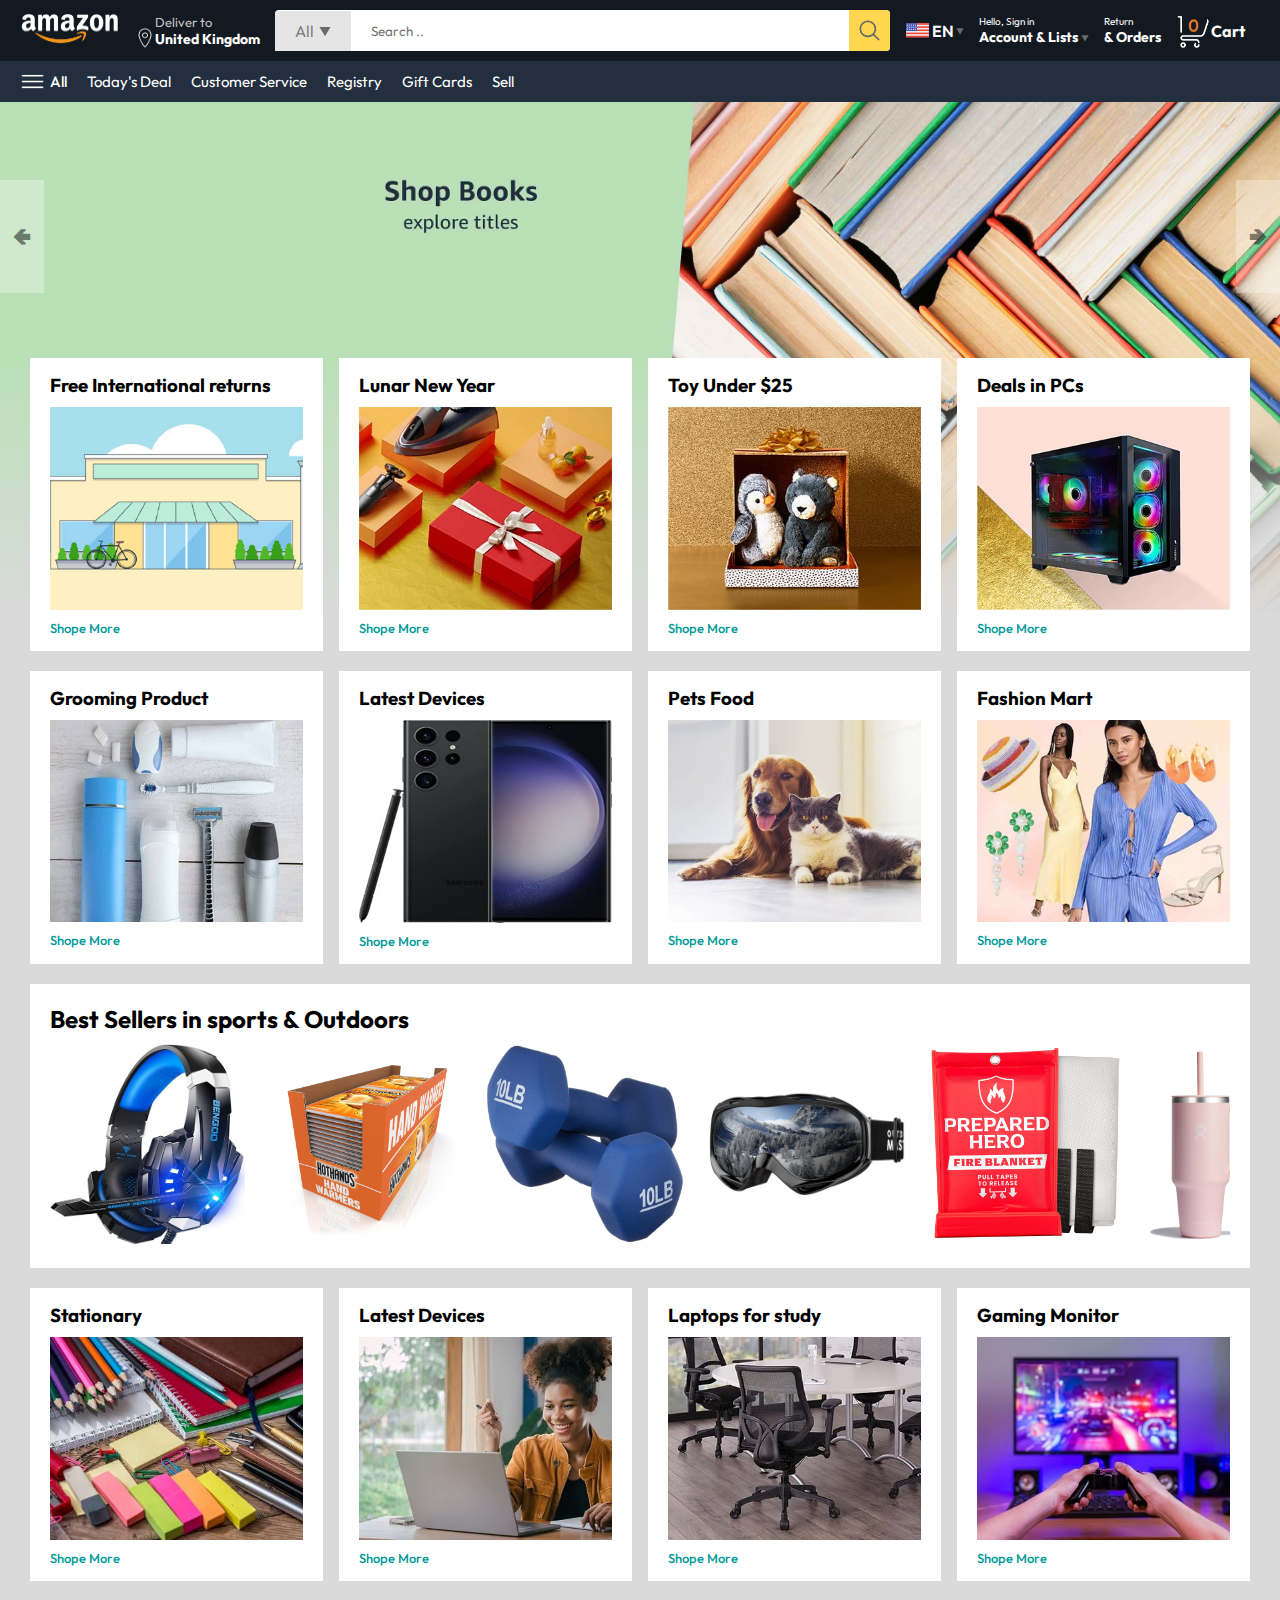
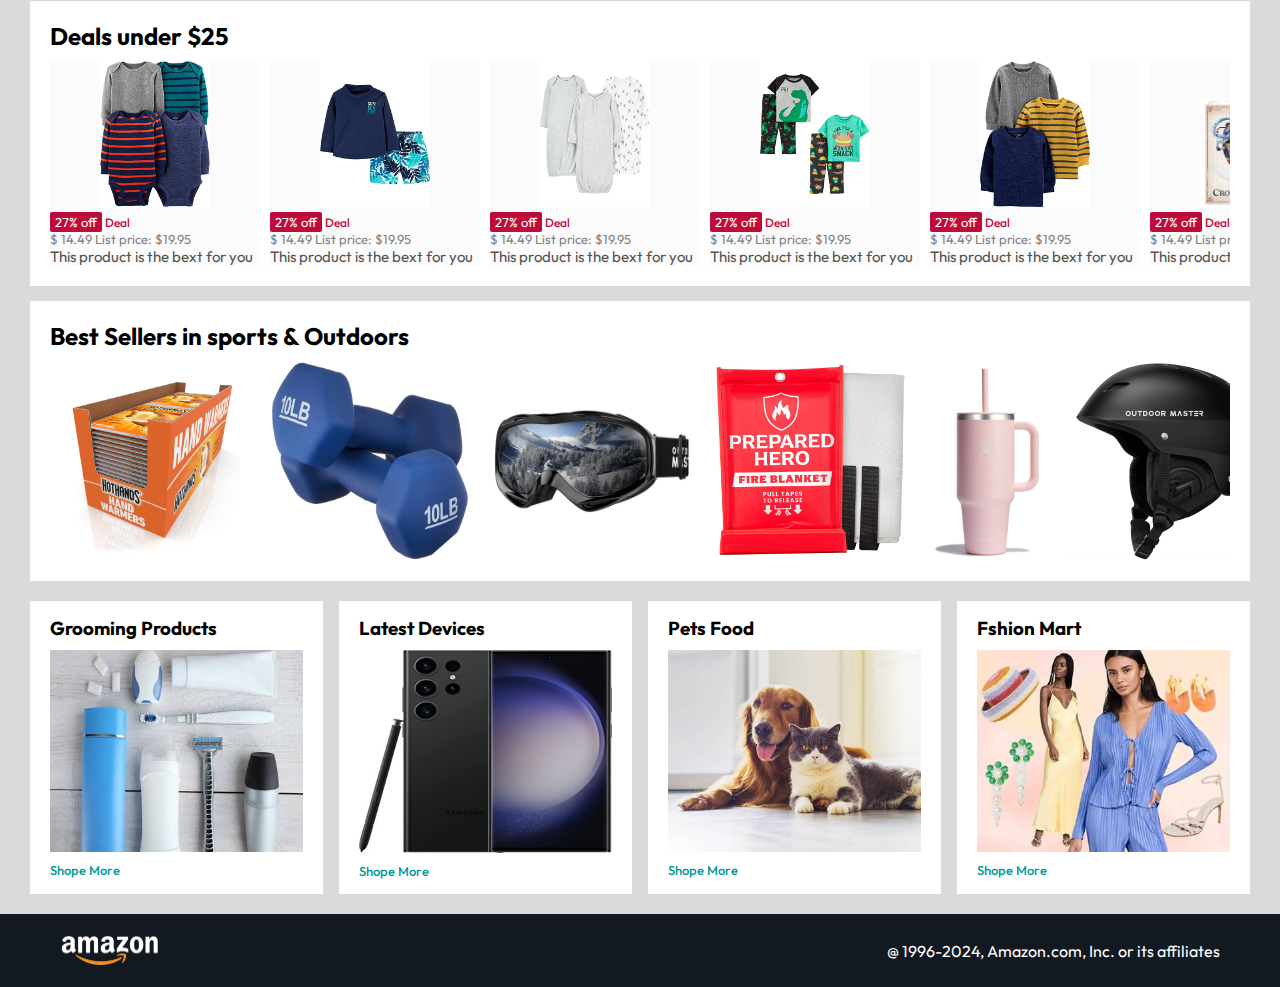
<file: index.html>
<!DOCTYPE html>
<html lang="en">
<head>
    <meta charset="UTF-8">
    <meta name="viewport" content="width=device-width, initial-scale=1.0">
    <title>Amazon Clone</title>
    <link rel="stylesheet" href="style.css">
</head>
<body>
    <nav>
        <a href="/">
            <img src="./assets/amazon_logo.png" width="100" alt="No image">
        </a>

        <div class="nav-country">
            <img src="./assets/location_icon.png" height="20" alt="">
            <div>
                <p>Deliver to</p>
                <h1>United Kingdom</h1>
            </div>
        </div>

        <div class="nav-search">
            <div class="nav-search-category">
                <p>All</p>
                <img src="./assets/dropdown_icon.png" height="12" alt="">
            </div>
            <input type="text" class="nav-search-input" placeholder="Search ..">
            <img src="./assets/search_icon.png" class="nav-search-icon" alt="">
        </div>

        <div class="nav-language">
            <img src="./assets/us_flag.png" width="25px" alt="">
            <p>EN</p>
            <img src="./assets/dropdown_icon.png" width="8px" alt="">
        </div>

        <div class="nav-text">
           <a href="signin.html"> <p>Hello, Sign in</p></a>
            <h1>Account & Lists <img src="./assets/dropdown_icon.png" width="8px" alt=""></h1>
        </div>
        

        <div class="nav-text">
            <p>Return</p>
            <h1>& Orders </h1>
        </div>
        <a href="/signin.html" class="mobile-user-icon" style="display: none;">
            <img src="./assets/user.png" alt="">
        </a>

        <a href="cart.html" class="nav-cart">
            <img src="./assets/cart_icon.png" width="35px" alt="">
            <h4>Cart</h4>
        </a>

    </nav>


    <div class="nav-bottom">
        <div>
            <img src="./assets/menu_icon.png" width="25px" alt="">
            <p>All</p>
        </div>
        <p>Today's Deal</p>
        <p>Customer Service</p>
        <p>Registry</p>
        <p>Gift Cards</p>
        <p>Sell</p>
    </div>

    <div class="header-slider">
        <a href="#" class="control_prev">&#129144</a>
        <a href="#" class="control_next">&#129146</a>
        <ul>
            <img src="./assets/header1.jpg" class="header-img" alt="">
            <img src="./assets/header2.jpg" class="header-img" alt="">
            <img src="./assets/header3.jpg" class="header-img" alt="">
            <img src="./assets/header4.jpg" class="header-img" alt="">
            <img src="./assets/header5.jpg" class="header-img" alt="">
            <img src="./assets/header6.jpg" class="header-img" alt="">
        </ul>
    </div>


    <div class="box-row header-box">
        <div class="box-col">
            <h3>Free International returns</h3>
            <img src="./assets/box1-1.jpg" alt="">
            <a href="product.html">Shope More</a>
        </div>

        <div class="box-col">
            <h3>Lunar New Year</h3>
            <img src="./assets/box1-2.jpg" alt="">
            <a href="product.html">Shope More</a>
        </div>

        <div class="box-col">
            <h3>Toy Under $25 </h3>
            <img src="./assets/box1-3.jpg" alt="">
            <a href="product.html">Shope More</a>
        </div>

        <div class="box-col">
            <h3>Deals in PCs</h3>
            <img src="./assets/box1-4.jpg" alt="">
            <a href="product.html">Shope More</a>
        </div>

    </div>



    <div class="box-row">
        <div class="box-col">
            <h3>Grooming Product</h3>
            <img src="./assets/box2-1.jpg" alt="">
            <a href="product.html">Shope More</a>
        </div>

        <div class="box-col">
            <h3>Latest Devices</h3>
            <img src="./assets/box2-2.jpg" alt="">
            <a href="product.html">Shope More</a>
        </div>

        <div class="box-col">
            <h3>Pets Food </h3>
            <img src="./assets/box2-3.jpg" alt="">
            <a href="product.html">Shope More</a>
        </div>

        <div class="box-col">
            <h3>Fashion Mart</h3>
            <img src="./assets/box2-4.jpg" alt="">
            <a href="product.html">Shope More</a>
        </div>

    </div>


    <div class="products-slider">
        <h2>Best Sellers in sports & Outdoors</h2>
        <div class="products">
           <a href="/product.html"> 
            <img src="./assets/product_img.jpg" alt="">
        </a>
            <img src="./assets/product1-1.jpg" alt="">
            <img src="./assets/product1-2.jpg" alt="">
            <img src="./assets/product1-3.jpg" alt="">
            <img src="./assets/product1-4.jpg" alt="">
            <img src="./assets/product1-5.jpg" alt="">
            <img src="./assets/product1-6.jpg" alt="">
            <img src="./assets/product1-7.jpg" alt="">
            <img src="./assets/product1-8.jpg" alt="">
            <img src="./assets/product1-9.jpg" alt="">
            <img src="./assets/product1-10.jpg" alt="">
        </div>
    </div>


    <div class="box-row">
        <div class="box-col">
            <h3>Stationary</h3>
            <img src="./assets/box3-1.jpg" alt="">
            <a href="https://www.amazon.in/s?k=stationery+items&crid=L8ESF26I1PUT&sprefix=stat%2Caps%2C225&ref=nb_sb_ss_pltr-xclick_1_4">Shope More</a>
        </div>

        <div class="box-col">
            <h3>Latest Devices</h3>
            <img src="./assets/box3-2.jpg" alt="">
            <a href="https://www.amazon.in/s?k=latest+devices&crid=30GCF8QRAF23Q&sprefix=latest+devices%2Caps%2C243&ref=nb_sb_noss_1">Shope More</a>
        </div>

        <div class="box-col">
            <h3>Laptops for study </h3>
            <img src="./assets/box3-3.jpg" alt="">
            <a href="https://www.amazon.in/s?k=laptops&crid=3M2KZ08UMTQI4&sprefix=laptops%2Caps%2C229&ref=nb_sb_noss_1">Shope More</a>
        </div>

        <div class="box-col">
            <h3>Gaming Monitor</h3>
            <img src="./assets/box3-4.jpg" alt="">
            <a href="https://www.amazon.in/s?k=gaming+monitor&crid=25LPEKIC4C4WF&sprefix=Gaming+M%2Caps%2C232&ref=nb_sb_ss_pltr-xclick_3_8">Shope More</a>
        </div>

    </div>



    <div class="products-slider-with-price">
        <h2>Deals under $25</h2>
        <div class="products">

            <div class="product-card">
                <div class="product-img-container">
                    <img src="/assets/product2-1.jpg" alt="">
                </div>
                <div class="product-offer">
                    <p>27% off</p> <span>Deal</span>
                </div>
                <p class="product-price">$ <span>14.49</span> List price: $19.95</p>
                <h4>This product is the bext for you</h4>
            </div>

            <div class="product-card">
                <div class="product-img-container">
                    <img src="/assets/product2-2.jpg" alt="">
                </div>
                <div class="product-offer">
                    <p>27% off</p> <span>Deal</span>
                </div>
                <p class="product-price">$ <span>14.49</span> List price: $19.95</p>
                <h4>This product is the bext for you</h4>
            </div>

            <div class="product-card">
                <div class="product-img-container">
                    <img src="/assets/product2-3.jpg" alt="">
                </div>
                <div class="product-offer">
                    <p>27% off</p> <span>Deal</span>
                </div>
                <p class="product-price">$ <span>14.49</span> List price: $19.95</p>
                <h4>This product is the bext for you</h4>
            </div>

            <div class="product-card">
                <div class="product-img-container">
                    <img src="/assets/product2-4.jpg" alt="">
                </div>
                <div class="product-offer">
                    <p>27% off</p> <span>Deal</span>
                </div>
                <p class="product-price">$ <span>14.49</span> List price: $19.95</p>
                <h4>This product is the bext for you</h4>
            </div>

            <div class="product-card">
                <div class="product-img-container">
                    <img src="/assets/product2-5.jpg" alt="">
                </div>
                <div class="product-offer">
                    <p>27% off</p> <span>Deal</span>
                </div>
                <p class="product-price">$ <span>14.49</span> List price: $19.95</p>
                <h4>This product is the bext for you</h4>
            </div>

            <div class="product-card">
                <div class="product-img-container">
                    <img src="/assets/product2-6.jpg" alt="">
                </div>
                <div class="product-offer">
                    <p>27% off</p> <span>Deal</span>
                </div>
                <p class="product-price">$ <span>14.49</span> List price: $19.95</p>
                <h4>This product is the bext for you</h4>
            </div>

            <div class="product-card">
                <div class="product-img-container">
                    <img src="/assets/product2-7.jpg" alt="">
                </div>
                <div class="product-offer">
                    <p>27% off</p> <span>Deal</span>
                </div>
                <p class="product-price">$ <span>14.49</span> List price: $19.95</p>
                <h4>This product is the bext for you</h4>
            </div>

            <div class="product-card">
                <div class="product-img-container">
                    <img src="/assets/product2-8.jpg" alt="">
                </div>
                <div class="product-offer">
                    <p>27% off</p> <span>Deal</span>
                </div>
                <p class="product-price">$ <span>14.49</span> List price: $19.95</p>
                <h4>This product is the bext for you</h4>
            </div>

            <div class="product-card">
                <div class="product-img-container">
                    <img src="/assets/product2-9.jpg" alt="">
                </div>
                <div class="product-offer">
                    <p>27% off</p> <span>Deal</span>
                </div>
                <p class="product-price">$ <span>14.49</span> List price: $19.95</p>
                <h4>This product is the bext for you</h4>
            </div>

            <div class="product-card">
                <div class="product-img-container">
                    <img src="/assets/product2-10.jpg" alt="">
                </div>
                <div class="product-offer">
                    <p>27% off</p> <span>Deal</span>
                </div>
                <p class="product-price">$ <span>14.49</span> List price: $19.95</p>
                <h4>This product is the bext for you</h4>
            </div>

            <div class="product-card">
                <div class="product-img-container">
                    <img src="/assets/product2-11.jpg" alt="">
                </div>
                <div class="product-offer">
                    <p>27% off</p> <span>Deal</span>
                </div>
                <p class="product-price">$ <span>14.49</span> List price: $19.95</p>
                <h4>This product is the bext for you</h4>
            </div>

            <div class="product-card">
                <div class="product-img-container">
                    <img src="/assets/product2-12.jpg" alt="">
                </div>
                <div class="product-offer">
                    <p>27% off</p> <span>Deal</span>
                </div>
                <p class="product-price">$ <span>14.49</span> List price: $19.95</p>
                <h4>This product is the bext for you</h4>
            </div>

        </div>
    </div>


    <div class="products-slider">
        <h2>Best Sellers in sports & Outdoors</h2>
        <div class="products">
            <img src="./assets/product1-1.jpg" alt="">
            <img src="./assets/product1-2.jpg" alt="">
            <img src="./assets/product1-3.jpg" alt="">
            <img src="./assets/product1-4.jpg" alt="">
            <img src="./assets/product1-5.jpg" alt="">
            <img src="./assets/product1-6.jpg" alt="">
            <img src="./assets/product1-7.jpg" alt="">
            <img src="./assets/product1-8.jpg" alt="">
            <img src="./assets/product1-9.jpg" alt="">
            <img src="./assets/product1-10.jpg" alt="">
        </div>
    </div>


    <div class="box-row">
        <div class="box-col">
            <h3>Grooming Products</h3>
            <img src="./assets/box2-1.jpg" alt="">
            <a href="/">Shope More</a>
        </div>

        <div class="box-col">
            <h3>Latest Devices</h3>
            <img src="./assets/box2-2.jpg" alt="">
            <a href="/">Shope More</a>
        </div>

        <div class="box-col">
            <h3>Pets Food</h3>
            <img src="./assets/box2-3.jpg" alt="">
            <a href="/">Shope More</a>
        </div>

        <div class="box-col">
            <h3>Fshion Mart</h3>
            <img src="./assets/box2-4.jpg" alt="">
            <a href="/">Shope More</a>
        </div>

    </div>


    <footer>
        <img src="./assets/amazon_logo.png" width="100" alt="">
        <p>@ 1996-2024, Amazon.com, Inc. or its affiliates</p>
    </footer>


<script src="script.js"></script>  
</body>
</html>
</file>
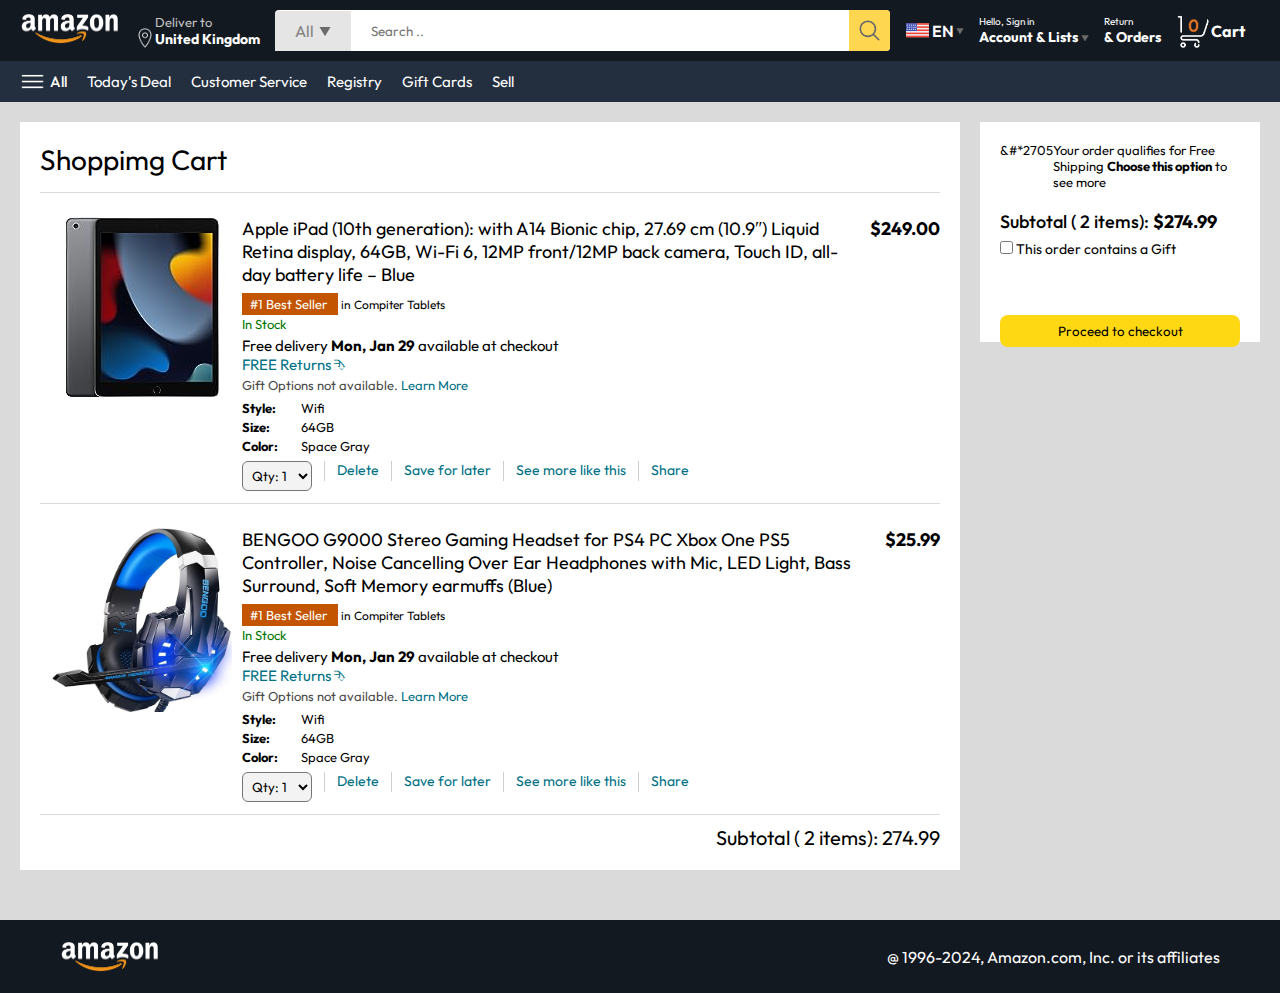
<file: cart.html>
<!DOCTYPE html>
<html lang="en">

<head>
    <meta charset="UTF-8">
    <meta name="viewport" content="width=device-width, initial-scale=1.0">
    <title>Cart</title>
    <link rel="stylesheet" href="style.css">
    <link rel="stylesheet" href="cart.css">
</head>

<body>


    <nav>
        <a href="/">
            <img src="./assets/amazon_logo.png" width="100" alt="No image">
        </a>

        <div class="nav-country">
            <img src="./assets/location_icon.png" height="20" alt="">
            <div>
                <p>Deliver to</p>
                <h1>United Kingdom</h1>
            </div>
        </div>

        <div class="nav-search">
            <div class="nav-search-category">
                <p>All</p>
                <img src="./assets/dropdown_icon.png" height="12" alt="">
            </div>
            <input type="text" class="nav-search-input" placeholder="Search ..">
            <img src="./assets/search_icon.png" class="nav-search-icon" alt="">
        </div>

        <div class="nav-language">
            <img src="./assets/us_flag.png" width="25px" alt="">
            <p>EN</p>
            <img src="./assets/dropdown_icon.png" width="8px" alt="">
        </div>

        <div class="nav-text">
           <a href="signin.html"> <p>Hello, Sign in</p></a>
            <h1>Account & Lists <img src="./assets/dropdown_icon.png" width="8px" alt=""></h1>
        </div>

        <div class="nav-text">
            <p>Return</p>
            <h1>& Orders </h1>
        </div>

        <a href="/signin.html" class="mobile-user-icon" style="display: none;">
            <img src="./assets/user.png" alt="">
        </a>

        <a href="" class="nav-cart">
            <img src="./assets/cart_icon.png" width="35px" alt="">
            <h4>Cart</h4>
        </a>

    </nav>


    <div class="nav-bottom">
        <div>
            <img src="./assets/menu_icon.png" width="25px" alt="">
            <p>All</p>
        </div>
        <p>Today's Deal</p>
        <p>Customer Service</p>
        <p>Registry</p>
        <p>Gift Cards</p>
        <p>Sell</p>
    </div>

    <div class="cart">
        <div class="cart-left">
            <h1>Shoppimg Cart</h1>
            <hr>
            <div class="product-cart-list">
                <img src="./assets/ipad_img.jpg" width="180px" alt="">
                <div>
                    <div class="product-cart-titleprice">
                        <p>Apple iPad (10th generation): with A14 Bionic chip, 27.69 cm (10.9″) Liquid Retina display,
                            64GB, Wi-Fi 6, 12MP front/12MP back camera, Touch ID, all-day battery life – Blue</p>
                            <p><b>$249.00</b></p>
                    </div>
                    <p class="product-cart-bestseller"><span>#1 Best Seller </span> &nbsp;in Compiter
                        Tablets
                    </p>
                    <p class="product-cart-stock">In Stock</p>
                    <p class="product-cart-delivery">Free delivery <b>Mon, Jan 29</b> available at checkout</p>
                    <p class="product-cart-returns">FREE Returns &#11191</p>
                    <p class="product-cart-giftoption">Gift Options not available. <span>Learn More</span></p>

                    <div class="product-cart-specs">
                       <p><b>Style:</b></p> <p>Wifi</p>
                       <p><b>Size:</b></p> <p>64GB</p>
                       <p><b>Color:</b></p> <p>Space Gray</p>
                    </div>


                    <div class="cart-list-action">
                        <select>
                            <option value="1">Qty: 1</option>
                            <option value="2">Qty: 2</option>
                            <option value="3">Qty: 3</option>
                            <option value="4">Qty: 4</option>
                            <option value="5">Qty: 5</option>
                        </select>
                        <hr>
                        <p class="action-btn">Delete</p>
                        <hr>
                        <p class="action-btn">Save for later</p>
                        <hr>
                        <p class="action-btn">See more like this</p>
                        <hr>
                        <p class="action-btn">Share</p>
                       
                    </div>


                </div>
            </div>

            
            <hr>
            <div class="product-cart-list">
                <img src="./assets/product_img.jpg" width="180px" alt="">
                <div>
                    <div class="product-cart-titleprice">
                        <p>BENGOO G9000 Stereo Gaming Headset for PS4 PC Xbox One PS5
                            Controller, Noise Cancelling Over Ear Headphones with Mic, LED Light,
                            Bass Surround, Soft Memory earmuffs (Blue)</p>
                            <p><b>$25.99</b></p>
                    </div>
                    <p class="product-cart-bestseller"><span>#1 Best Seller </span> &nbsp;in Compiter
                        Tablets
                    </p>
                    <p class="product-cart-stock">In Stock</p>
                    <p class="product-cart-delivery">Free delivery <b>Mon, Jan 29</b> available at checkout</p>
                    <p class="product-cart-returns">FREE Returns &#11191</p>
                    <p class="product-cart-giftoption">Gift Options not available. <span>Learn More</span></p>

                    <div class="product-cart-specs">
                       <p><b>Style:</b></p> <p>Wifi</p>
                       <p><b>Size:</b></p> <p>64GB</p>
                       <p><b>Color:</b></p> <p>Space Gray</p>
                    </div>


                    <div class="cart-list-action">
                        <select>
                            <option value="1">Qty: 1</option>
                            <option value="2">Qty: 2</option>
                            <option value="3">Qty: 3</option>
                            <option value="4">Qty: 4</option>
                            <option value="5">Qty: 5</option>
                        </select>
                        <hr>
                        <p class="action-btn">Delete</p>
                        <hr>
                        <p class="action-btn">Save for later</p>
                        <hr>
                        <p class="action-btn">See more like this</p>
                        <hr>
                        <p class="action-btn">Share</p>
                       
                    </div>


                </div>
            </div>

<hr>

<div class="cart-list-subtotal">
    Subtotal ( 2 items): 274.99
</div>







        </div>
        <div class="cart-right">
            <div class="cart-free-delivery">
                <p>&#*2705</p>
                <p>Your order qualifies for Free Shipping <b>Choose this option</b> to see more</p>
            </div>

            <p class="cart-subtotal"> Subtotal ( 2 items): <b>$274.99</b></p>
            <p class="cart-right-gift"><input type="checkbox" >  This order contains a Gift</p>
            <button>Proceed to checkout</button>

        </div>
    </div>


    <footer class="footer-cart">
        <img src="./assets/amazon_logo.png" width="100" alt="">
        <p>@ 1996-2024, Amazon.com, Inc. or its affiliates</p>
    </footer>



</body>

</html>
</file>
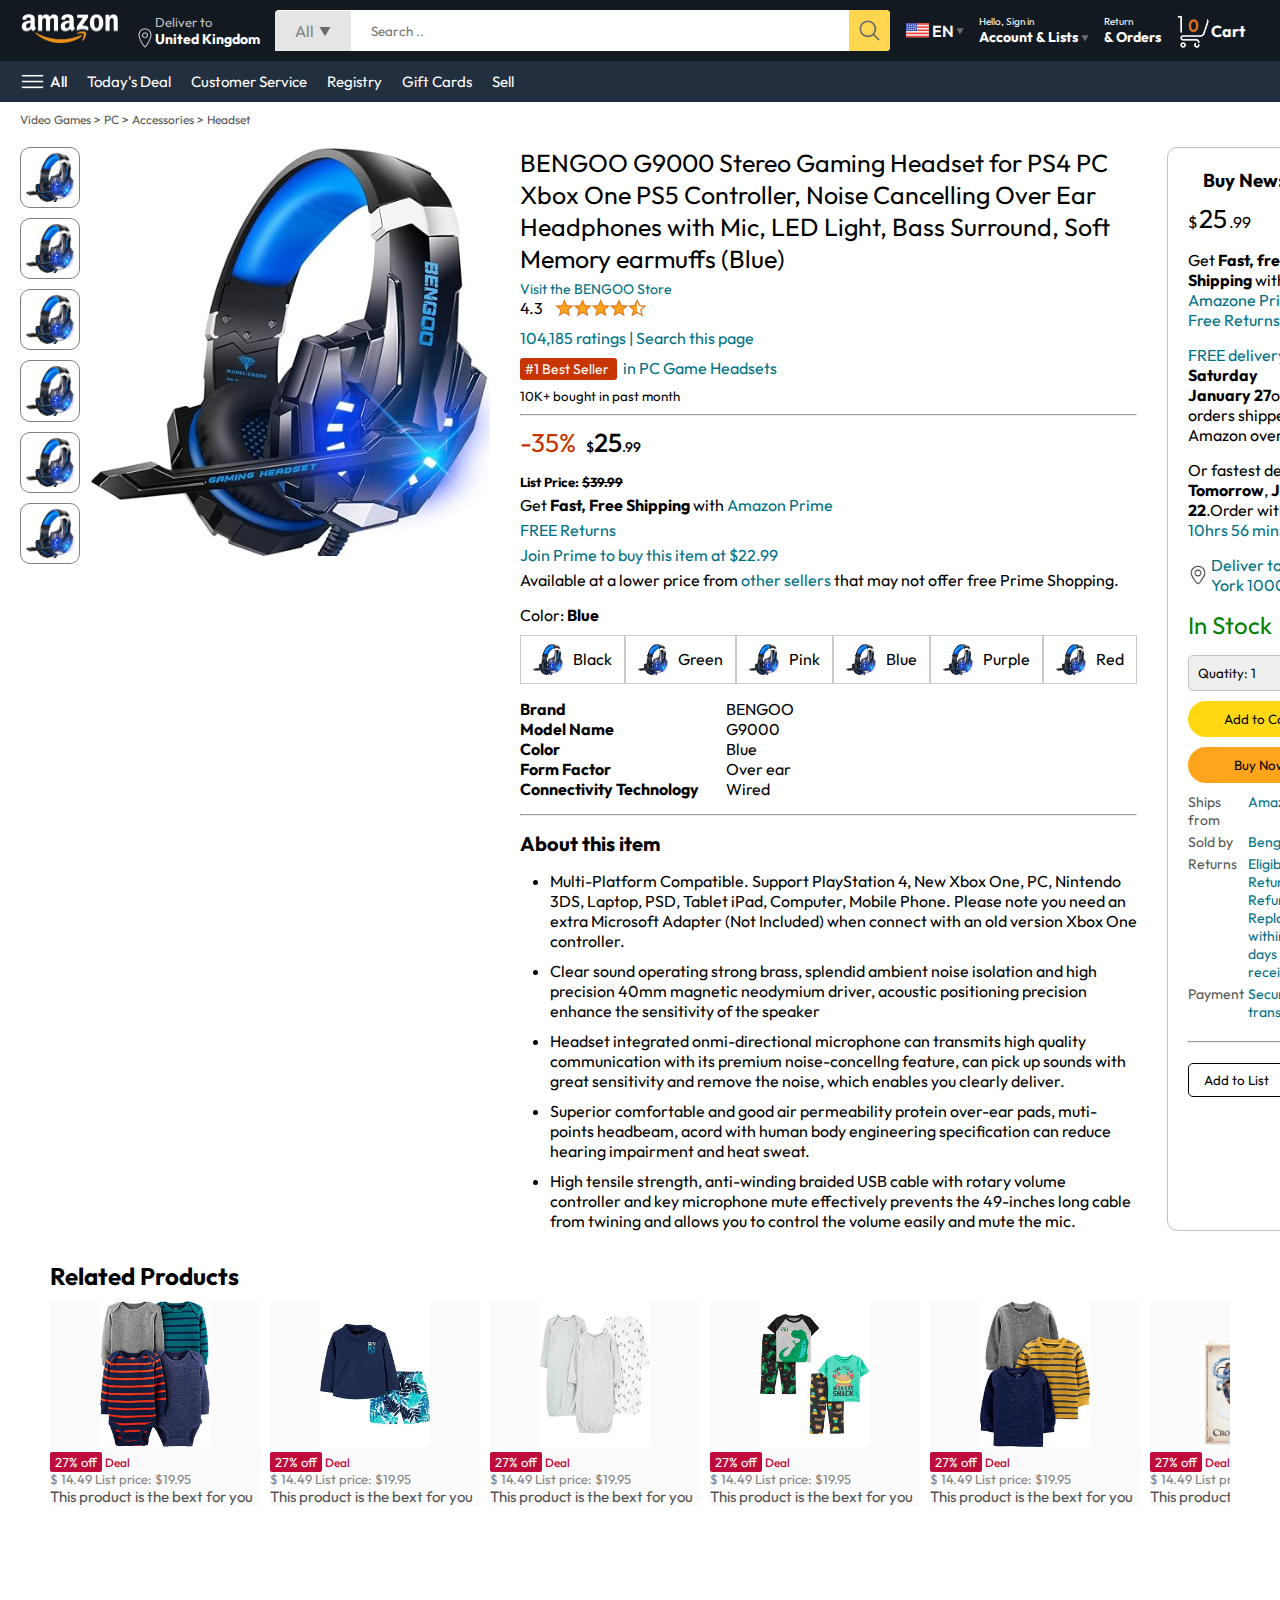
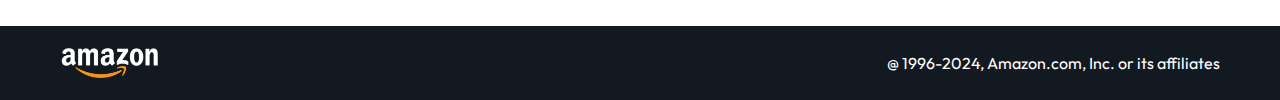
<file: product.html>
<!DOCTYPE html>
<html lang="en">

<head>
    <meta charset="UTF-8">
    <meta name="viewport" content="width=device-width, initial-scale=1.0">
    <title>Product-Page</title>
    <link rel="stylesheet" href="style.css">
    <link rel="stylesheet" href="product.css">
</head>

<body>

    <nav>
        <a href="/">
            <img src="./assets/amazon_logo.png" width="100" alt="No image">
        </a>

        <div class="nav-country">
            <img src="./assets/location_icon.png" height="20" alt="">
            <div>
                <p>Deliver to</p>
                <h1>United Kingdom</h1>
            </div>
        </div>

        <div class="nav-search">
            <div class="nav-search-category">
                <p>All</p>
                <img src="./assets/dropdown_icon.png" height="12" alt="">
            </div>
            <input type="text" class="nav-search-input" placeholder="Search ..">
            <img src="./assets/search_icon.png" class="nav-search-icon" alt="">
        </div>

        <div class="nav-language">
            <img src="./assets/us_flag.png" width="25px" alt="">
            <p>EN</p>
            <img src="./assets/dropdown_icon.png" width="8px" alt="">
        </div>

        <div class="nav-text">
         <a href="signin.html">   <p>Hello, Sign in</p></a>
            <h1>Account & Lists <img src="./assets/dropdown_icon.png" width="8px" alt=""></h1>
        </div>

        <div class="nav-text">
            <p>Return</p>
            <h1>& Orders </h1>
        </div>

        <a href="/signin.html" class="mobile-user-icon" style="display: none;">
            <img src="./assets/user.png" alt="">
        </a>

        <a href="cart.html" class="nav-cart">
            <img src="./assets/cart_icon.png" width="35px" alt="">
            <h4>Cart</h4>
        </a>

    </nav>


    <div class="nav-bottom">
        <div>
            <img src="./assets/menu_icon.png" width="25px" alt="">
            <p>All</p>
        </div>
        <p>Today's Deal</p>
        <p>Customer Service</p>
        <p>Registry</p>
        <p>Gift Cards</p>
        <p>Sell</p>
    </div>

    <p class="breadcrum">Video Games > PC > Accessories > Headset</p>

    <div class="product-display">
        <div class="product-d-image">
            <div class="product-icons">
                <img src="./assets/product_img.jpg" width="60" alt="">
                <img src="./assets/product_img.jpg" width="60" alt="">
                <img src="./assets/product_img.jpg" width="60" alt="">
                <img src="./assets/product_img.jpg" width="60" alt="">
                <img src="./assets/product_img.jpg" width="60" alt="">
                <img src="./assets/product_img.jpg" width="60" alt="">
            </div>

            <div class="product-main-image">
                <img src="./assets/product_img.jpg" width="400" alt="">
            </div>

        </div>

        <div class="product-d-details">
            <p class="product-title">
                BENGOO G9000 Stereo Gaming Headset for PS4 PC Xbox One PS5
                Controller, Noise Cancelling Over Ear Headphones with Mic, LED Light,
                Bass Surround, Soft Memory earmuffs (Blue)
            </p>
            <p class="brand-store">Visit the BENGOO Store</p>
            <div class="product-rating">
                <div>4.3 <img src="./assets/rating_img.png" height="20px" alt=""></div>

                <p>104,185 ratings | Search this page</p>

                <p> <span>#1 Best Seller </span> &nbsp; in PC Game Headsets </p>
                <h5>10K+ bought in past month</h5>
                <hr>
            </div>

            <div class="product-d-price">
                <div>
                    <p>-35%</p>
                    <h1>$<span>25</span>.99</h1>
                </div>
                <h5>List Price: <span>$39.99</span></h5>
                <p>Get <b>Fast, Free Shipping</b> with <span>Amazon Prime</span></p>
                <p><span>FREE Returns</span></p>
                <p><span>Join Prime to buy this item at $22.99</span></p>
                <p>Available at a lower price from <span> other sellers </span> that
                    may not offer free Prime Shopping.
                </p>
            </div>

            <div class="product-color-selection">
                <p>Color: <b>Blue</b></p>
                <div class="product-color-options">
                    <div class="option">
                        <img src="./assets/product_img.jpg" width="30px" alt="">
                        <p>Black</p>
                    </div>
                    <div class="option">
                        <img src="./assets/product_img.jpg" width="30px" alt="">
                        <p>Green</p>
                    </div>
                    <div class="option">
                        <img src="./assets/product_img.jpg" width="30px" alt="">
                        <p>Pink</p>
                    </div>
                    <div class="option">
                        <img src="./assets/product_img.jpg" width="30px" alt="">
                        <p>Blue</p>
                    </div>
                    <div class="option">
                        <img src="./assets/product_img.jpg" width="30px" alt="">
                        <p>Purple</p>
                    </div>
                    <div class="option">
                        <img src="./assets/product_img.jpg" width="30px" alt="">
                        <p>Red</p>
                    </div>
                </div>
            </div>

            <div class="product-info">
                <p><b>Brand</b></p>
                <p>BENGOO</p>
                <p><b>Model Name</b></p>
                <p>G9000</p>
                <p><b>Color</b></p>
                <p>Blue</p>
                <p><b>Form Factor</b></p>
                <p>Over ear</p>
                <p><b>Connectivity Technology</b></p>
                <p>Wired</p>
            </div>
            <hr>

            <div class="product-description">
                <h1>About this item</h1>
                <ul>
                    <li>
                        Multi-Platform Compatible. Support PlayStation 4, New
                        Xbox One, PC, Nintendo 3DS, Laptop, PSD, Tablet iPad,
                        Computer, Mobile Phone. Please note you need an extra
                        Microsoft Adapter (Not Included) when connect with an old
                        version Xbox One controller.
                    </li>
                    <li>
                        Clear sound operating strong brass, splendid ambient noise isolation and high precision 40mm
                        magnetic neodymium driver, acoustic positioning precision enhance the sensitivity of the speaker
                    </li>
                    <li>
                        Headset integrated onmi-directional microphone can transmits high quality communication with its
                        premium noise-concellng feature, can pick up sounds with great sensitivity and remove the noise,
                        which enables you clearly deliver.
                    </li>
                    <li>
                        Superior comfortable and good air permeability protein over-ear pads, muti-points headbeam,
                        acord with human body engineering specification can reduce hearing impairment and heat sweat.
                    </li>
                    <li>
                        High tensile strength, anti-winding braided USB cable with rotary volume controller and key
                        microphone mute effectively prevents the 49-inches long cable from twining and allows you to
                        control the volume easily and mute the mic.
                    </li>
                </ul>
            </div>
        </div>

        <div class="product-d-purchase">
            <div class="title">
                <h3>Buy New:</h3>  <img src="./assets/circle_icon.png" width="20px" alt="">

            </div>
            <h1 class="price">$<span>25</span>.99</h1>
            <div class="gap">
                <p>Get <b>Fast, free Shipping </b>with <span>Amazone Prime</span></p>
                <p><span>Free Returns</span></p>
            </div>

            <div class="gap">
                <p><span>FREE delivery</span> <b>Saturday</b>  </p>
                <p><b>January 27</b>on orders shipped by Amazon over $35</p>
            </div>

            <div class="gap">
                <p>Or fastest deliver <b>Tomorrow</b>, <b>July 22</b>.Order 
                within <span>10hrs 56 mins</span></p>
              
            </div>
        
            <div class="delivery-location">
                <img src="./assets/location_icon_dark.png" width="20px" alt="">
                <p><span>Deliver to New York 100010</span></p>
            </div>

            <h2 class="product-stock">In Stock</h2>
         <select class="product-quantity">
            <option value="1">Quatity: 1</option>
            <option value="1">Quatity: 2</option>
            <option value="1">Quatity: 3</option>
         </select>

         <button class="btn">Add to Cart</button>
         <button class="btn product-buy">Buy Now</button>
 
         <div class="product-seller-info">
            <p>Ships from </p> <p><span>Amazon</span></p>
            <p>Sold by </p> <p><span>Bengoo Inc</span></p>
            <p>Returns </p> <p><span>Eligible for Return, Refund or
                Replacement within 30 days of receipt
            </span></p>
            <p>Payment </p> <p><span>Secure transaction</span></p>
         </div>
         <hr>
         <button class="product-add-list">Add to List</button>

        </div>
    </div>

    <div class="products-slider-with-price">
        <h2>Related Products</h2>
        <div class="products">

            <div class="product-card">
                <div class="product-img-container">
                    <img src="/assets/product2-1.jpg" alt="">
                </div>
                <div class="product-offer">
                    <p>27% off</p> <span>Deal</span>
                </div>
                <p class="product-price">$ <span>14.49</span> List price: $19.95</p>
                <h4>This product is the bext for you</h4>
            </div>

            <div class="product-card">
                <div class="product-img-container">
                    <img src="/assets/product2-2.jpg" alt="">
                </div>
                <div class="product-offer">
                    <p>27% off</p> <span>Deal</span>
                </div>
                <p class="product-price">$ <span>14.49</span> List price: $19.95</p>
                <h4>This product is the bext for you</h4>
            </div>

            <div class="product-card">
                <div class="product-img-container">
                    <img src="/assets/product2-3.jpg" alt="">
                </div>
                <div class="product-offer">
                    <p>27% off</p> <span>Deal</span>
                </div>
                <p class="product-price">$ <span>14.49</span> List price: $19.95</p>
                <h4>This product is the bext for you</h4>
            </div>

            <div class="product-card">
                <div class="product-img-container">
                    <img src="/assets/product2-4.jpg" alt="">
                </div>
                <div class="product-offer">
                    <p>27% off</p> <span>Deal</span>
                </div>
                <p class="product-price">$ <span>14.49</span> List price: $19.95</p>
                <h4>This product is the bext for you</h4>
            </div>

            <div class="product-card">
                <div class="product-img-container">
                    <img src="/assets/product2-5.jpg" alt="">
                </div>
                <div class="product-offer">
                    <p>27% off</p> <span>Deal</span>
                </div>
                <p class="product-price">$ <span>14.49</span> List price: $19.95</p>
                <h4>This product is the bext for you</h4>
            </div>

            <div class="product-card">
                <div class="product-img-container">
                    <img src="/assets/product2-6.jpg" alt="">
                </div>
                <div class="product-offer">
                    <p>27% off</p> <span>Deal</span>
                </div>
                <p class="product-price">$ <span>14.49</span> List price: $19.95</p>
                <h4>This product is the bext for you</h4>
            </div>

            <div class="product-card">
                <div class="product-img-container">
                    <img src="/assets/product2-7.jpg" alt="">
                </div>
                <div class="product-offer">
                    <p>27% off</p> <span>Deal</span>
                </div>
                <p class="product-price">$ <span>14.49</span> List price: $19.95</p>
                <h4>This product is the bext for you</h4>
            </div>

            <div class="product-card">
                <div class="product-img-container">
                    <img src="/assets/product2-8.jpg" alt="">
                </div>
                <div class="product-offer">
                    <p>27% off</p> <span>Deal</span>
                </div>
                <p class="product-price">$ <span>14.49</span> List price: $19.95</p>
                <h4>This product is the bext for you</h4>
            </div>

            <div class="product-card">
                <div class="product-img-container">
                    <img src="/assets/product2-9.jpg" alt="">
                </div>
                <div class="product-offer">
                    <p>27% off</p> <span>Deal</span>
                </div>
                <p class="product-price">$ <span>14.49</span> List price: $19.95</p>
                <h4>This product is the bext for you</h4>
            </div>

            <div class="product-card">
                <div class="product-img-container">
                    <img src="/assets/product2-10.jpg" alt="">
                </div>
                <div class="product-offer">
                    <p>27% off</p> <span>Deal</span>
                </div>
                <p class="product-price">$ <span>14.49</span> List price: $19.95</p>
                <h4>This product is the bext for you</h4>
            </div>

            <div class="product-card">
                <div class="product-img-container">
                    <img src="/assets/product2-11.jpg" alt="">
                </div>
                <div class="product-offer">
                    <p>27% off</p> <span>Deal</span>
                </div>
                <p class="product-price">$ <span>14.49</span> List price: $19.95</p>
                <h4>This product is the bext for you</h4>
            </div>

            <div class="product-card">
                <div class="product-img-container">
                    <img src="/assets/product2-12.jpg" alt="">
                </div>
                <div class="product-offer">
                    <p>27% off</p> <span>Deal</span>
                </div>
                <p class="product-price">$ <span>14.49</span> List price: $19.95</p>
                <h4>This product is the bext for you</h4>
            </div>

        </div>
    </div>

    <footer class="product-footer">
        <img src="./assets/amazon_logo.png" width="100" alt="">
        <p>@ 1996-2024, Amazon.com, Inc. or its affiliates</p>
    </footer>



    <script>
        const scrollContainer = document.querySelectorAll('.products');


for(const item of scrollContainer){
    item.addEventListener('wheel', (evt)=>{
        evt.preventDefault();
        item.scrollLeft += evt.deltaY;
    })
}
    </script>
</body>

</html>
</file>
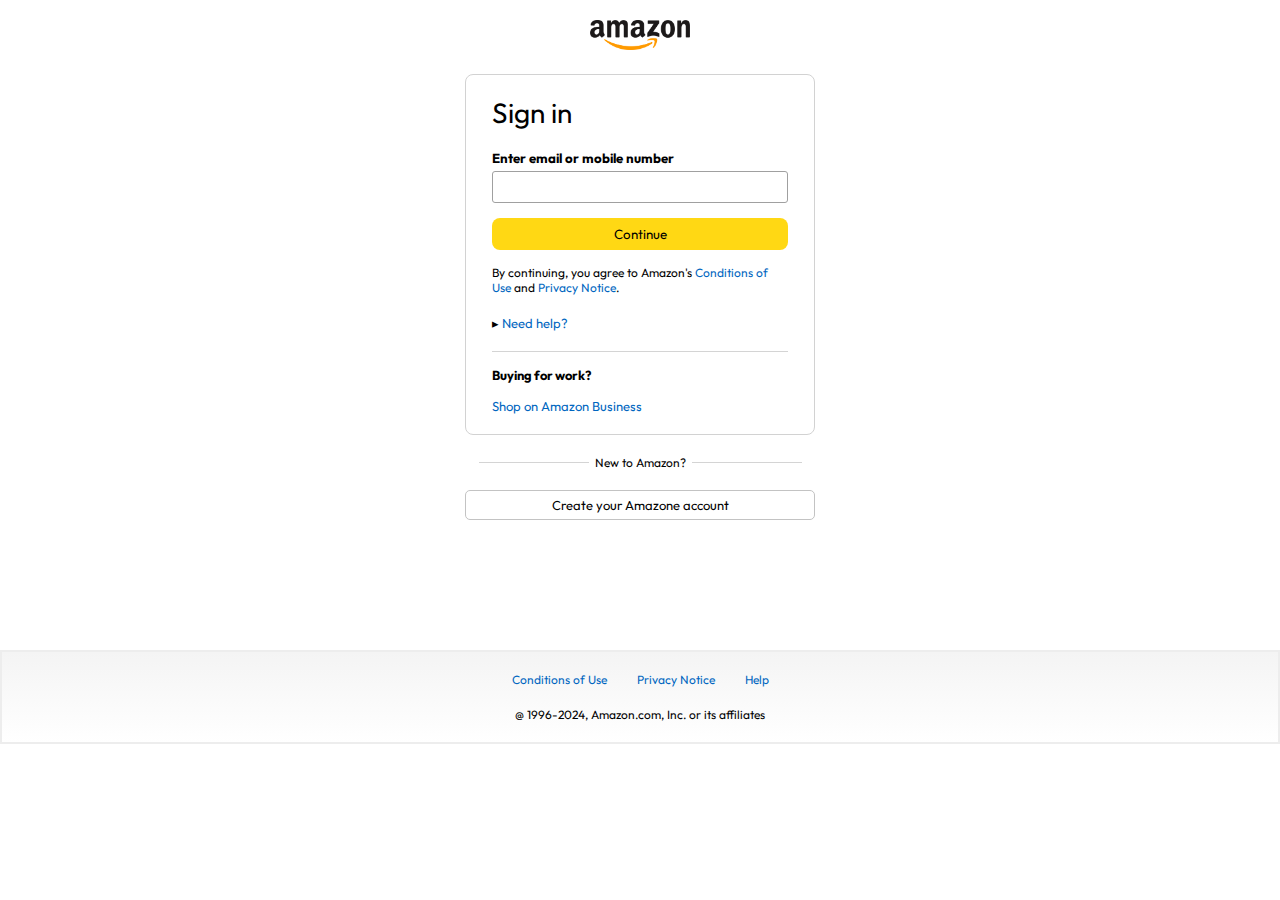
<file: signin.html>
<!DOCTYPE html>
<html lang="en">
<head>
    <meta charset="UTF-8">
    <meta name="viewport" content="width=device-width, initial-scale=1.0">
    <title>Sign In</title>
    <link rel="stylesheet" href="signin.css">
</head>
<body>
    <a href="/">
        <img src="./assets/amazon_logo_dark.png" class="logo"  width="100px">
    </a>
    <div class="signin-container">
        <h1 class="signin-title">Sign in</h1>
        <h5 class="input-label">Enter email or mobile number</h5>
        <input type="text">
        <button>Continue</button>
        <p class="signin-condition">By continuing, you agree to Amazon's <span>Conditions of Use</span> and <span>Privacy Notice</span>.</p>
        <p class="signin-help"> &#9656 <span>Need help?</span></p>
       
        <hr>
        <h4>Buying for work?</h4>
        <p class="signin-business"> <span>Shop on Amazon Business</span> </p>

    </div>

    <div class="signin-bottom">
        <hr>
        <p>New to Amazon?</p>
        <hr>
    </div>

<a href="signup.html">  
      <button class="signin-signup-btn">Create your Amazone account</button>
    </a>



    <footer>
        <div class="footer-links">
            <a href="#">Conditions of Use</a>
            <a href="#">Privacy Notice</a>
            <a href="#">Help</a>
           
        </div>

        <p class="footer-copyright">@ 1996-2024, Amazon.com, Inc. or its affiliates</p>
    </footer>



</body>
</html>
</file>
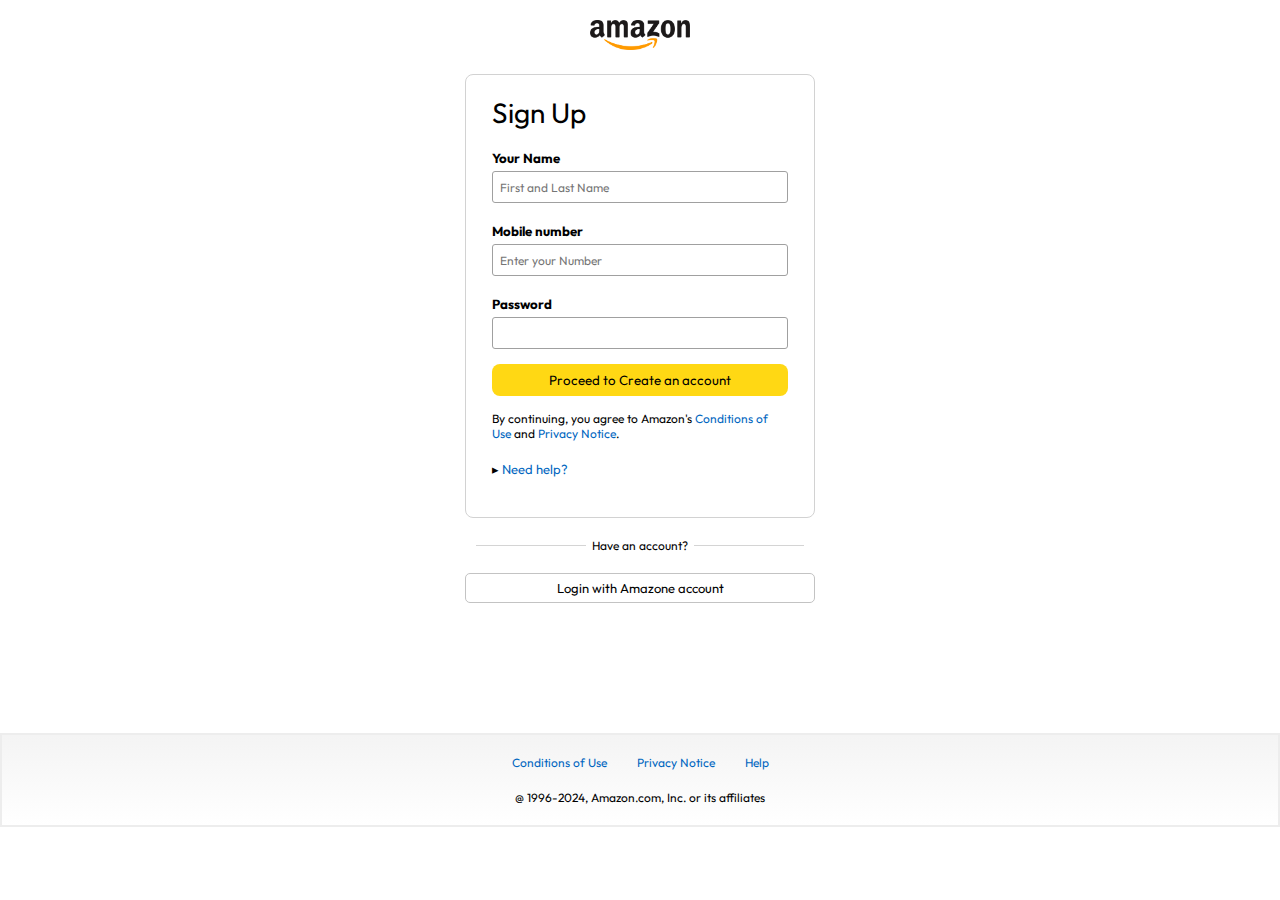
<file: signup.html>
<!DOCTYPE html>
<html lang="en">
<head>
    <meta charset="UTF-8">
    <meta name="viewport" content="width=device-width, initial-scale=1.0">
    <title>Sign Up</title>
    <link rel="stylesheet" href="signin.css">
</head>
<body>

    <a href="/">
        <img src="./assets/amazon_logo_dark.png" class="logo"  width="100px">
    </a>
    <div class="signin-container">
        <h1 class="signin-title">Sign Up</h1>

        <h5 class="input-label">Your Name</h5>
        <input required type="text" placeholder="First and Last Name">
        <h5 class="input-label">Mobile number</h5>
        <input required type="text" placeholder="Enter your Number">
        <h5 class="input-label">Password</h5>
        <input required type="password">

        <button>Proceed to Create an account</button>
        <p class="signin-condition">By continuing, you agree to Amazon's <span>Conditions of Use</span> and <span>Privacy Notice</span>.</p>
        <p class="signin-help"> &#9656 <span>Need help?</span></p>
       
       

    </div>

    <div class="signin-bottom">
        <hr>
        <p>Have an account?</p>
        <hr>
    </div>

<a href="signin.html">  
      <button class="signin-signup-btn">Login with Amazone account</button>
    </a>



    <footer>
        <div class="footer-links">
            <a href="#">Conditions of Use</a>
            <a href="#">Privacy Notice</a>
            <a href="#">Help</a>
           
        </div>

        <p class="footer-copyright">@ 1996-2024, Amazon.com, Inc. or its affiliates</p>
    </footer>

    




</body>
</html>
</file>
<file: style.css>
@import url('https://fonts.googleapis.com/css2?family=Outfit:wght@100..900&display=swap');
*{
    padding: 0;
    margin: 0;
    box-sizing: border-box;
   font-family: Outfit;
}
body{
    background-color: #dadada;
}
a{
    text-decoration: none;
    color: inherit;
}
nav{
    display: flex;
    align-items: center;
    justify-content: space-between;
    background: #131921;
    padding: 10px 20px;
    color: #fff;
}
.nav-country{
    display: flex;
    align-items: end;
    margin-left: 15px;
    font-size: 13px;
    color: #c4c4c4;
}
.nav-country h1{
    color: #fff;
    font-size: 14px;
}
.nav-search{
    flex: 1;
    display: flex;
    align-items: center;
    background: #fff;
    color: gray;
    max-width: 1000px;
    border-radius: 4px;
    margin-left: 15px;
}
.nav-search-category{
    display: flex;
    align-items: center;
    padding: 10px 20px;
    gap: 5px;
    background: #e5e5e5;
    border-radius: 4px 0 0;

}
.nav-search-input{
    border: none;
    outline: none;
    padding-left: 20px;
    width: 100%;
}
.nav-search-icon{
    max-width: 41px;
    padding: 8px;
    background: #ffd64f;
    border-radius: 0 4px 4px 0;
}
.nav-language{
    display: flex;
    align-items: center;
    gap: 2px;
    font-weight: 600;
    margin-left: 15px;
}
.nav-text{
    margin-left: 15px;
}
.nav-text p{
    font-size: 10px;
}
.nav-text h1{
    font-size: 14px;
}
.nav-cart{
    display: flex;
    align-items: center;
    margin: 0px 15px;
}
.nav-bottom{
    display: flex;
    align-items: center;
    gap: 20px;
    padding: 8px 20px;
    background: #232f3e;
    color: #fff;
    font-size: 15px;
}
.nav-bottom div{
    display: flex;
    align-items: center;
    gap: 5px;
    font-weight: 500;
}
.header-slider ul{
    display: flex;
    overflow-y: hidden;
}
.header-img{
    max-width: 100%;
    mask-image: linear-gradient(to bottom, #000000 50%, transparent 100%);
}
.header-slider a{
    position: absolute;
    top: 20%;
    z-index: 1;
    padding: 5vh 1vw;
    background: #ffffff4f;
    color: #0000007b;
    text-decoration: none;
    font-weight: 600;
    font-size: 18px;
    cursor: pointer;
}
.control_next{
    right: 0;
}
.box-row{
    display: flex;
    flex-wrap: wrap;
    row-gap: 20px;
    justify-content: space-between;
    margin: 20px 30px;
}
.box-col{
   display: flex;
   flex-direction: column;
   gap: 10px;
   padding: 15px 20px;
   background: #fff;
   max-width: 24%;
   min-height: 200px;
   z-index: 1;
}
.box-col a{
    font-size: 13px;
    color: #099;
    font-weight: 500;
}
.header-box{
    margin-top: -20vw;
}

.products-slider{
    background: #fff;
    margin: 0 30px;
    padding: 20px;
    margin-bottom: 15px;
}
.products-slider .products{
     display: flex;
     overflow-x: auto;
     gap: 20px;
     margin-top: 10px;
}
.products-slider .products img{
    max-width: 200px;
    max-height: 200px;
}
.products-slider .products::-webkit-scrollbar{
    display: none;
}
.products-slider-with-price{
    background: #fff;
    margin: 0 30px;
    padding: 20px;
    margin-bottom: 15px;
}
.products-slider-with-price .products{
    display: flex;
    overflow-x: auto;
    gap: 10px;
    margin-top: 10px;
}
.products-slider-with-price .products::-webkit-scrollbar{
    display: none;
}
.product-card{
    display: flex;
    flex-direction: column;
    justify-content: end;
    min-width: 210px;
    background: #fbfbfb;
}
.product-card img{
    width: 110px;
    margin: 0 50px;
}
.product-offer p{
    background: #be0b3b;
    color: #fff;
    display: inline;
    padding: 2px 5px;
    border-radius: 2px;
    margin: 8px 0;
    font-size: 13px;
}
.product-offer span{
    color: #be0b3b;
    font-weight: 500;
    font-size: 12px;
}
.product-price{
    color: gray;
    font-size: 13px;  
}
.product-card h4{
    color: #525252;
    font-size: 15px;
    font-weight: 400;

}
footer{
    display: flex;
    justify-content: space-between;
    align-items: center;
    color: #fff;
    background: #131921;
    padding: 20px 60px;
}




@media only screen and (max-width: 900px){
    nav{
        flex-wrap: wrap;
    }
    .nav-search{
        order: 7;
        margin: 15px 0 5px;
        min-width: 300px;
    }
    .box-col{
        max-width: 48%;
    }
}

@media only screen and (max-width: 600px){
    .nav-country{
        display: none;
    }
    .nav-language{
        display: none;
    }
    .nav-text{
        display: none;
    }
    .nav-bottom{
        font-size: 13px;
        gap: 10px;
        overflow-x: scroll;
    }
    .nav-bottom::-webkit-scrollbar{
        display: none;
    }
    .nav-bottom p{
        text-wrap: nowrap;
    }
    .mobile-user-icon{
        display: flex !important;
        flex: 1;
        justify-content: flex-end;
    }
    .mobile-user-icon img{
        width: 25px;
    }
    .nav-cart h4{
        display: none;
    }
    .nav-cart img{
        width: 25px;
    }
    .header-slider a{
           top: 24%;
           padding: 2vh 1vw;
           font-size: 15px;
    }
    .box-col{
        max-width: 100%;
        width: 100%;
    }
    footer{
        justify-content: center;
        flex-direction: column;
        font-size: 10px;
    }
}
</file>
<file: cart.css>
.cart{
    display: flex;
    margin: 20px;
    gap: 20px;
}
.cart-left{
    background: white;
    padding: 20px;
}
.cart-left h1{
    font-size: 28px;
    font-weight: 400;
    margin-bottom: 15px;
}
.cart-left hr{
    border: none;
    height: 1px;
    background: #dadada;
}
.product-cart-list{
    display: flex;
    align-items: start;
    gap: 10px;
    padding: 24px 0 12px 12px;
}
.product-cart-titleprice{
    display: flex;
    gap: 20px;
    font-size: 18px;
}
.product-cart-bestseller{
    font-size: 12px;
    margin-top: 10px;
}
.product-cart-bestseller span{
    font-size: 13px;
    background: #c45500;
    color: #fff;
    padding: 3px 8px;
}
.product-cart-stock{
    font-size: 13px;
    color: #007600;
    margin: 4px 0;
}
.product-cart-delivery{
    font-size: 15px;
}
.product-cart-returns{
    font-size: 15px;
    color: #007185;
    font-weight: 400;
}
.product-cart-giftoption{
    color: #494949;
    font-size: 13px;
    margin: 3px 0;
}
.product-cart-giftoption span{
    color: #007185;
}
.product-cart-specs{
    max-width: 150px;
    display: grid;
    grid-template-columns: auto auto;
    row-gap: 3px;
    font-size: 13px;
    margin: 7px 0;
}
.cart-list-action{
    display: flex;
    gap: 12px;
    font-size: 14px;
    color: #007185;
}
.cart-list-action hr{
    height: 20px;
    width: 1px;
    background: #cfcfcf;
}
.cart-list-action select{
    padding: 5px;
    border-radius: 6px;
    background: #f3f3f3;
}
.cart-list-subtotal{
    text-align: right;
    font-size: 20px;
    margin-top: 10px;
}
.cart-right{
    background: white;
    padding: 20px;
    max-height: 220px;
    min-width: 280px;
}
.cart-free-delivery{
    display: flex;
    font-size: 13px;
}
.cart-subtotal{
    margin-top: 20px;
    font-size: 18px;
    font-weight: 500;
}
.cart-right-gift{
    margin: 7px 0;
    font-size: 14px;
}
.cart-right button{
    width: 100%;
    height: 32px;
    margin: 50px 0;
    background: #ffd814;
    border: none;
    border-radius: 8px;
    cursor: pointer;
}
.cart-right button:hover{
    background: #ebc712;
}
.footer-cart{
    margin-top: 50px;
}


@media only screen and (max-width: 900px){
    .cart{
        flex-wrap: wrap;
    }
}
@media only screen and (max-width: 600px){
    .product-cart-list{
        padding: 24px 0;
    }
    .product-cart-list img{
        width: 80px;
    }
    .product-cart-titleprice{
        flex-wrap: wrap;
        font-size: 14px;
    }
    .product-cart-delivery{
        font-size: 13px;
    }
    .cart-list-action .action-btn:nth-last-child(1){
               display: none;
    }
    .cart-list-action hr:nth-last-child(2){
        display: none;
   }
   .cart-list-action .action-btn:nth-last-child(3){
    display: none;
   }
   .cart-list-action hr:nth-last-child(4){
    display: none;
   }
  }
</file>
<file: product.css>
body{
    background: #fff;
}

.breadcrum{
   margin: 10px 20px;
   font-size: 12px;
   color: #565656;
}
.product-display{
    min-height: 100%;
    padding: 10px 20px;
    display: flex;
}
.product-d-image{
    display: flex;
    gap: 10px;

}
.product-icons{
    display: flex;
    flex-direction: column;
    gap: 10px;

}
.product-icons img{
    border: 1px solid gray;
    border-radius: 10px;
    padding: 5px;
}
.product-d-details{
    margin: 0 30px;
}
.product-title{
    font-size: 25px;
}
.brand-store{
    margin-top: 5px;
    color: #007185;
    font-size: 14px;
}
.product-rating{
    display: flex;
    flex-direction: column;
    gap: 10px;
}
.product-rating div{
    display: flex;
    align-items: center;
    gap: 10px;
}
.product-rating p{
    color: #007185;
}
.product-rating p span{
    color: #fff;
    background: #c73500;
    padding: 2px 5px;
    border-radius: 3px;
    font-size: 14px;
}
.product-rating h5{
    font-weight: 400;
}
.product-d-price{
    display: flex;
    flex-direction: column;
    gap: 5px;
}
.product-d-price div{
    display: flex;
    align-items: center;
    gap: 10px;
    margin: 10px 0;
}
.product-d-price div p{
    font-size: 26px;
    color: #c73500;
}
.product-d-price div h1{
    font-size: 14px;
    font-weight: 500;
}
.product-d-price div h1 span{
    font-size: 26px;
    font-weight: 500;
}
.product-d-price div h5{
    color: #565656;
    font-weight: 400;
}
.product-d-price h5 span{
    text-decoration: line-through;

}
.product-d-price p span{
    color: #007185;
}
.product-color-selection{
    margin: 15px 0;
}
.product-color-options{
    display: flex;
    justify-content: space-between;
    margin-top: 10px;
}
.option{
    display: flex;
    align-items: center;
    padding: 8px 12px;
    border: 1px solid #cbcbcb;
    gap: 10px;
}
.product-info{
    display: grid;
    grid-template-columns: auto auto;
    max-width: 300px;
    margin-bottom: 15px;
}
.product-description h1{
   font-size: 20px;
   margin: 15px 0;
}
.product-description  ul{
    display: flex;
    flex-direction: column;
    gap: 10px;
    margin-left: 30px;
}
.product-d-purchase{
    width: 100%;
    max-width: 280px;
    border: 1px solid #c1c1c1;
    border-radius: 10px;
    padding: 20px;
}
.product-d-purchase .title{
    display: flex;
    justify-content: space-evenly;
    align-items: center;
}
.product-d-purchase .price{
    font-size: 16px;
    font-weight: 400;
    margin: 10px 0;
}
.product-d-purchase .price span{
    font-size: 26px;
    padding: 2px;
}
.product-d-purchase .gap{
    margin: 15px 0;
}
.product-d-purchase p span{
    color: #007185;
}
.delivery-location{
    display: flex;
    align-items: center;
    gap: 3px;
}
.product-stock{
    margin: 15px 0;
    color: green;
    font-weight: 400;
}
.product-quantity{
    padding: 8px 5px;
    outline: none;
    width: 100%;
    border-radius: 5px;
    background: #efefef;
    border-color: #c1c1c1;
}
.product-d-purchase .btn{
    outline: none;
    border: none;
    background: #ffd814;
    width: 100%;
    padding: 10px 0;
    margin-top: 10px;
    border-radius: 50px;
    cursor: pointer;
}
.product-d-purchase .product-buy{
    background: #ffa41c;

}
.product-seller-info{
    margin-top: 10px;
    display: grid;
    grid-template-columns: auto auto;
    gap: 4px;
    font-size: 14px;
    color: #565656;
}
.product-seller-info span{
    color: #007185;
}
.product-d-purchase hr{
    margin: 20px 0;
}
.product-add-list{
    width: 100%;
    padding: 8px 15px;
    border-radius: 5px;
    border: 1px solid #000;
    text-align: start;
    background: white;
    cursor: pointer;
}
.product-footer{
    margin-top: 100px;
}


@media only screen and (max-width: 900px){
   .product-display{
    flex-wrap: wrap;
   }
}

@media only screen and (max-width: 600px){
    .product-icons{
        display: none;
    }
    .product-main-image img{
        width: 100%;
        padding: 20px;
    }
    .option{
        padding: 6px 8px;
    }
    .option p{
        display: none;
    }
    .product-d-purchase{
        max-width: 90%;
        margin: 20px auto 10px;
    }
    .cart-right{
        min-width: 100%;
    }
}
</file>
<file: signin.css>
@import url('https://fonts.googleapis.com/css2?family=Outfit:wght@100..900&display=swap');
*{
    padding: 0;
    margin: 0;
    box-sizing: border-box;
   font-family: Outfit;
}
body{
    background: white;
    text-align: center;
    font-family: Outfit;
    min-height: 100vh;
}
.logo{
    margin-top: 20px;
}
.signin-container{
    max-width: 350px;
    border: 1px solid #d2d2d2;
    margin: auto;
    margin-top: 20px;
    padding: 20px 26px;
    border-radius: 8px;
    text-align: left;
}
.signin-title{
    font-size: 28px;
    font-weight: 400;
}
.input-label{
    margin-top: 20px;
}
.signin-container input{
    width: 100%;
    height: 32px;
    margin-top: 5px;
    padding: 3px 7px;
    border-radius: 3px;
    border: 1px solid #a0a0a0;
    font-size: 12px;
}
.signin-container input:focus{
    outline: 3px solid #c2f2ff;
}
.signin-container button{
    width: 100%;
    height: 32px;
    margin: 15px 0;
    background: #ffd814;
    border: none;
    border-radius: 8px;
    cursor: pointer;
}
.signin-container button:hover{
   background: #ebc712;
}
.signin-condition{
    font-size: 12px;
}
.signin-container p span{
    color: #0066c0;
}
.signin-help{
    font-size: 13px;
    margin: 20px 0;
}
.signin-container hr{
    border: none;
    height: 1px;
    background: #d4d4d4;
}
.signin-container h4{
    margin: 15px 0;
    font-size: 13px;
}
.signin-business{
    font-size: 13px;
}
.signin-bottom{
   width: 350px;
    font-size: #737373;
    margin: 20px auto;
    display: flex;
    align-items: center;
    justify-content: center;
    gap: 6px;
}
.signin-bottom hr{
    border: none;
    height: 1px;
    background: #d4d4d4;
    width: 110px;
}
.signin-bottom p{
    font-size: 12px;
}
.signin-signup-btn{
    width: 350px;
    height: 30px;
    font-size: 13px;
    background: white;
    border-radius: 5px;
    border: 1px solid #c3c3c3;
}
.signin-signup-btn:hover{
    background: #f1f1f1;
}
footer{
    width: 100%;
    height: auto;
    max-height: 200px;
    margin-top: 130px;
    padding: 20px 0;
    position: fixed;
    background: linear-gradient(to bottom, #f4f4f4, #fff);
    border: 2px solid #ededed;
    font-size: 12px;
}
footer .footer-links{
    display: flex;
    justify-content: center;
    gap: 30px;
    margin-bottom: 20px;
}
.footer-links a{
    text-decoration: none;
    color: #0066c0;
}
</file>
